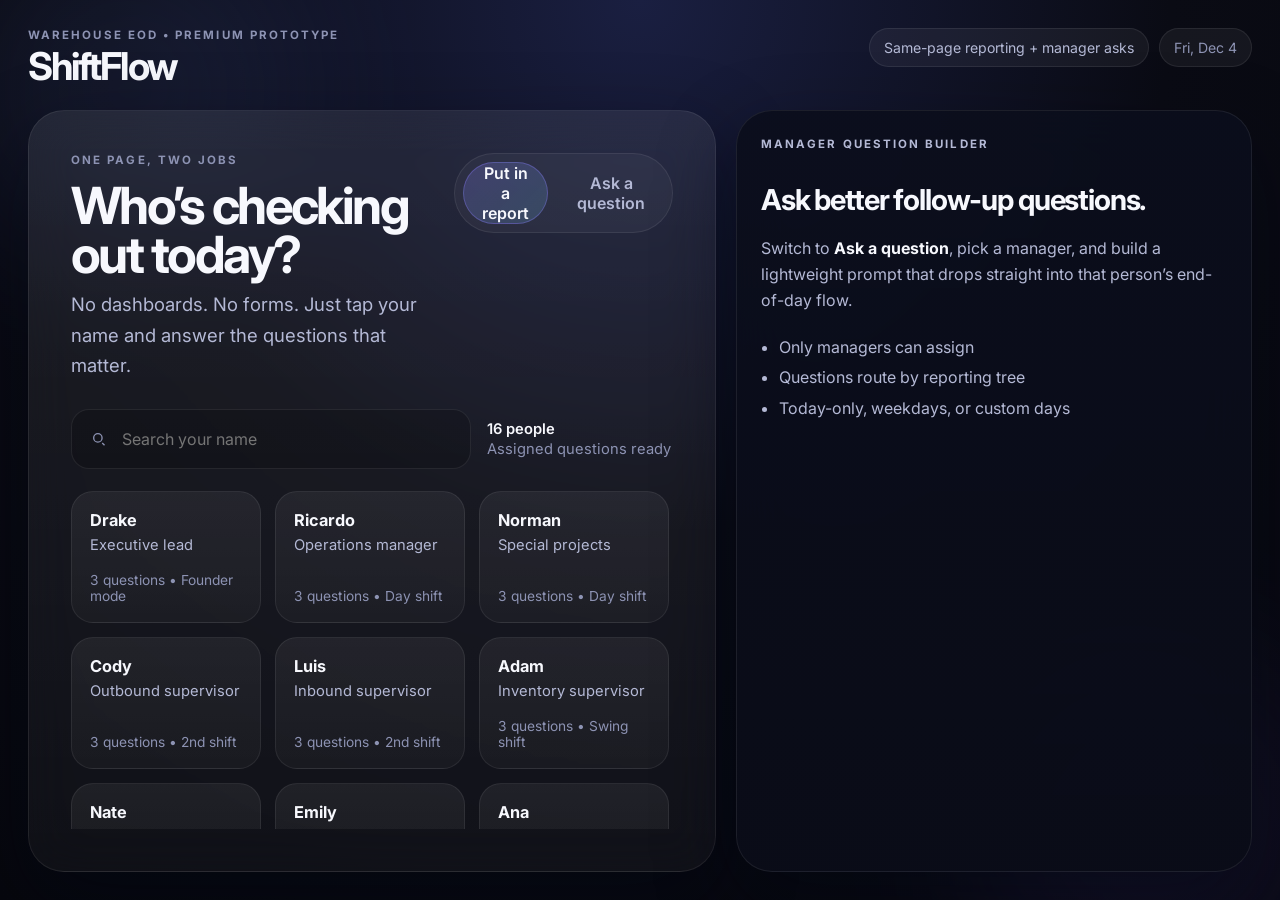
<file: index.html>
<!DOCTYPE html>
<html lang="en">
<head>
  <meta charset="UTF-8" />
  <meta name="viewport" content="width=device-width, initial-scale=1.0" />
  <title>ShiftFlow — End of Day Input</title>
  <meta name="description" content="Premium conversational end-of-day input prototype for warehouse teams." />
  <link rel="preconnect" href="https://fonts.googleapis.com">
  <link rel="preconnect" href="https://fonts.gstatic.com" crossorigin>
  <link href="https://fonts.googleapis.com/css2?family=Inter:wght@400;500;600;700;800&display=swap" rel="stylesheet">
  <link rel="stylesheet" href="assets/style.css" />
</head>
<body>
  <div class="app-shell">
    <div class="ambient ambient-a"></div>
    <div class="ambient ambient-b"></div>
    <header class="topbar">
      <div>
        <p class="eyebrow">Warehouse EOD • premium prototype</p>
        <h1>ShiftFlow</h1>
      </div>
      <div class="topbar-meta">
        <span class="meta-pill">Same-page reporting + manager asks</span>
        <span class="meta-pill subdued" id="currentDate"></span>
      </div>
    </header>

    <main class="surface">
      <section class="screen screen-picker active" id="pickerScreen">
        <div class="workspace-grid">
          <div class="intro-card glass-card">
            <div class="picker-head">
              <div>
                <p class="mini-label">One page, two jobs</p>
                <h2 id="pickerTitle">Who’s checking out today?</h2>
                <p class="lede" id="pickerLede">No dashboards. No forms. Just tap your name and answer the questions that matter.</p>
              </div>
              <div class="mode-toggle" role="tablist" aria-label="Workflow mode">
                <button class="mode-pill active" id="reportModeButton" type="button" aria-pressed="true">Put in a report</button>
                <button class="mode-pill" id="assignModeButton" type="button" aria-pressed="false">Ask a question</button>
              </div>
            </div>

            <div class="search-row">
              <label class="search-box" aria-label="Search names">
                <svg viewBox="0 0 24 24" aria-hidden="true"><path d="M10.5 4a6.5 6.5 0 1 1 0 13a6.5 6.5 0 0 1 0-13Zm0 1.8a4.7 4.7 0 1 0 0 9.4a4.7 4.7 0 0 0 0-9.4Zm6.43 10.85l3.07 3.08l-1.27 1.27l-3.08-3.07z"/></svg>
                <input id="nameSearch" type="text" placeholder="Search your name" autocomplete="off" />
              </label>
              <div class="picker-summary">
                <span id="peopleCount">0 people</span>
                <span id="peopleSummaryLabel">Assigned questions ready</span>
              </div>
            </div>

            <div class="name-grid" id="nameGrid"></div>
          </div>

          <aside class="builder-card glass-card" id="builderCard">
            <div class="builder-empty" id="builderEmpty">
              <p class="mini-label">Manager question builder</p>
              <h3 id="builderEmptyTitle">Ask better follow-up questions.</h3>
              <p id="builderEmptyCopy">Switch to <strong>Ask a question</strong>, pick a manager, and build a lightweight prompt that drops straight into that person’s end-of-day flow.</p>
              <ul class="builder-empty-list">
                <li>Only managers can assign</li>
                <li>Questions route by reporting tree</li>
                <li>Today-only, weekdays, or custom days</li>
              </ul>
            </div>

            <div class="builder-content hidden" id="builderContent">
              <div class="builder-header">
                <div>
                  <p class="mini-label">Manager question builder</p>
                  <h3 id="builderTitle">Ask a question</h3>
                </div>
                <span class="meta-pill subdued" id="builderScopeCount">0 people</span>
              </div>

              <p class="builder-lede" id="builderLead">Select a manager on the left to start assigning questions.</p>
              <div class="manager-chip-row" id="managerScope"></div>

              <form class="assignment-form" id="assignmentForm">
                <label class="field-block">
                  <span>Question goes to</span>
                  <select id="assignmentTarget"></select>
                </label>

                <div class="field-grid two-up">
                  <label class="field-block">
                    <span>Answer type</span>
                    <select id="assignmentType">
                      <option value="text">Short answer</option>
                      <option value="textarea">Long answer</option>
                      <option value="number">Number</option>
                      <option value="choice">Dropdown / choice</option>
                      <option value="yesno">Yes / No</option>
                    </select>
                  </label>

                  <label class="field-block">
                    <span>When should it show up?</span>
                    <select id="assignmentCadence">
                      <option value="today">Today only</option>
                      <option value="daily">Every day</option>
                      <option value="weekdays">Weekdays</option>
                      <option value="custom">Custom days</option>
                    </select>
                  </label>
                </div>

                <div class="field-block hidden" id="customDaysShell">
                  <span>Custom days</span>
                  <div class="day-chip-grid" id="customDaysGrid">
                    <button type="button" class="day-chip" data-day="mon">Mon</button>
                    <button type="button" class="day-chip" data-day="tue">Tue</button>
                    <button type="button" class="day-chip" data-day="wed">Wed</button>
                    <button type="button" class="day-chip" data-day="thu">Thu</button>
                    <button type="button" class="day-chip" data-day="fri">Fri</button>
                    <button type="button" class="day-chip" data-day="sat">Sat</button>
                    <button type="button" class="day-chip" data-day="sun">Sun</button>
                  </div>
                </div>

                <label class="field-block">
                  <span>Question prompt</span>
                  <textarea id="assignmentPrompt" rows="3" placeholder="Example: What’s the one thing leadership should unblock tomorrow?"></textarea>
                </label>

                <label class="field-block">
                  <span>Helper text <em>(optional)</em></span>
                  <input id="assignmentHelper" type="text" placeholder="Example: Keep it direct." />
                </label>

                <label class="field-block">
                  <span>Placeholder <em>(optional)</em></span>
                  <input id="assignmentPlaceholder" type="text" placeholder="Example: One clean sentence" />
                </label>

                <label class="field-block hidden" id="assignmentOptionsShell">
                  <span>Choice options</span>
                  <textarea id="assignmentOptions" rows="3" placeholder="One option per line&#10;Fully covered&#10;Tight but okay&#10;Understaffed"></textarea>
                </label>

                <div class="preview-strip" id="targetPreview">Target’s report will show default questions first, then this add-on.</div>

                <div class="form-actions">
                  <button class="primary-button" type="submit" id="assignmentSubmitButton">Add question</button>
                  <span class="builder-status" id="builderStatus">Local prototype only</span>
                </div>
              </form>

              <div class="assigned-list-wrap">
                <div class="assigned-list-head">
                  <p class="mini-label">Active assigned questions</p>
                  <span class="subtle-copy" id="assignmentListSummary">Nothing assigned yet.</span>
                </div>
                <div class="assigned-list" id="assignmentList"></div>
              </div>
            </div>
          </aside>
        </div>
      </section>

      <section class="screen screen-chat" id="chatScreen">
        <div class="chat-layout">
          <aside class="sidebar glass-card">
            <div class="sidebar-block">
              <p class="mini-label">Today’s check-out</p>
              <h3 id="sidebarName">Drake</h3>
              <p id="sidebarShift">Executive lead • Founder mode</p>
            </div>
            <div class="sidebar-block progress-block">
              <div class="progress-copy">
                <span>Progress</span>
                <strong id="progressText">1 of 3</strong>
              </div>
              <div class="progress-bar">
                <div id="progressFill"></div>
              </div>
              <p class="subtle-copy">One clean answer at a time.</p>
            </div>
            <div class="sidebar-block">
              <p class="mini-label">Flow guardrails</p>
              <ul class="benefit-list">
                <li>Default questions stay consistent</li>
                <li>Manager asks drop in after the base flow</li>
                <li>No dead-end form clutter</li>
              </ul>
            </div>
            <button class="ghost-button" id="changePersonButton">Back to home</button>
          </aside>

          <section class="chat-panel glass-card">
            <div class="chat-header">
              <div>
                <p class="mini-label">Assigned questions</p>
                <h3 id="chatTitle">End-of-day check-out</h3>
              </div>
              <div class="header-badges">
                <span class="meta-pill" id="questionSourceBadge">Default flow</span>
                <span class="meta-pill subdued" id="questionTypeBadge">Short answer</span>
              </div>
            </div>

            <div class="transcript" id="transcript"></div>

            <div class="composer-wrap">
              <form class="composer" id="composerForm">
                <div id="quickReplies" class="quick-replies"></div>
                <div class="input-shell" id="textInputShell">
                  <label class="composer-input-wrap">
                    <textarea id="answerInput" rows="1" placeholder="Type your answer"></textarea>
                    <span class="unit-label" id="unitLabel"></span>
                  </label>
                  <button type="submit" class="submit-button" id="submitButton">
                    <span>Send</span>
                    <svg viewBox="0 0 24 24" aria-hidden="true"><path d="M3.4 11.2L19.68 4.3c.9-.38 1.78.49 1.4 1.39L14.18 21.98c-.4.95-1.8.88-2.1-.1l-1.8-5.98l-5.98-1.8c-.98-.3-1.05-1.7-.1-2.1Zm3.9 1.56l4.28 1.28l1.29 4.28l4.62-10.9z"/></svg>
                  </button>
                </div>
                <div class="composer-footer">
                  <span id="helperText">Press Enter to continue</span>
                  <span id="saveStatus">Local prototype only</span>
                </div>
              </form>
            </div>
          </section>
        </div>
      </section>

      <section class="screen screen-complete" id="completeScreen">
        <div class="complete-card glass-card">
          <div class="thumbs-up">👍</div>
          <p class="mini-label">Done for today</p>
          <h2 id="completeTitle">Have a good rest of your day.</h2>
          <p id="completeSummary">You answered the assigned questions with almost no busy work.</p>
          <div class="complete-actions">
            <button class="primary-button" id="restartButton">Check out another person</button>
            <button class="ghost-button" id="reviewAnswersButton">Review answers</button>
          </div>
        </div>
      </section>
    </main>
  </div>

  <script type="module" src="assets/app.js"></script>
</body>
</html>
</file>
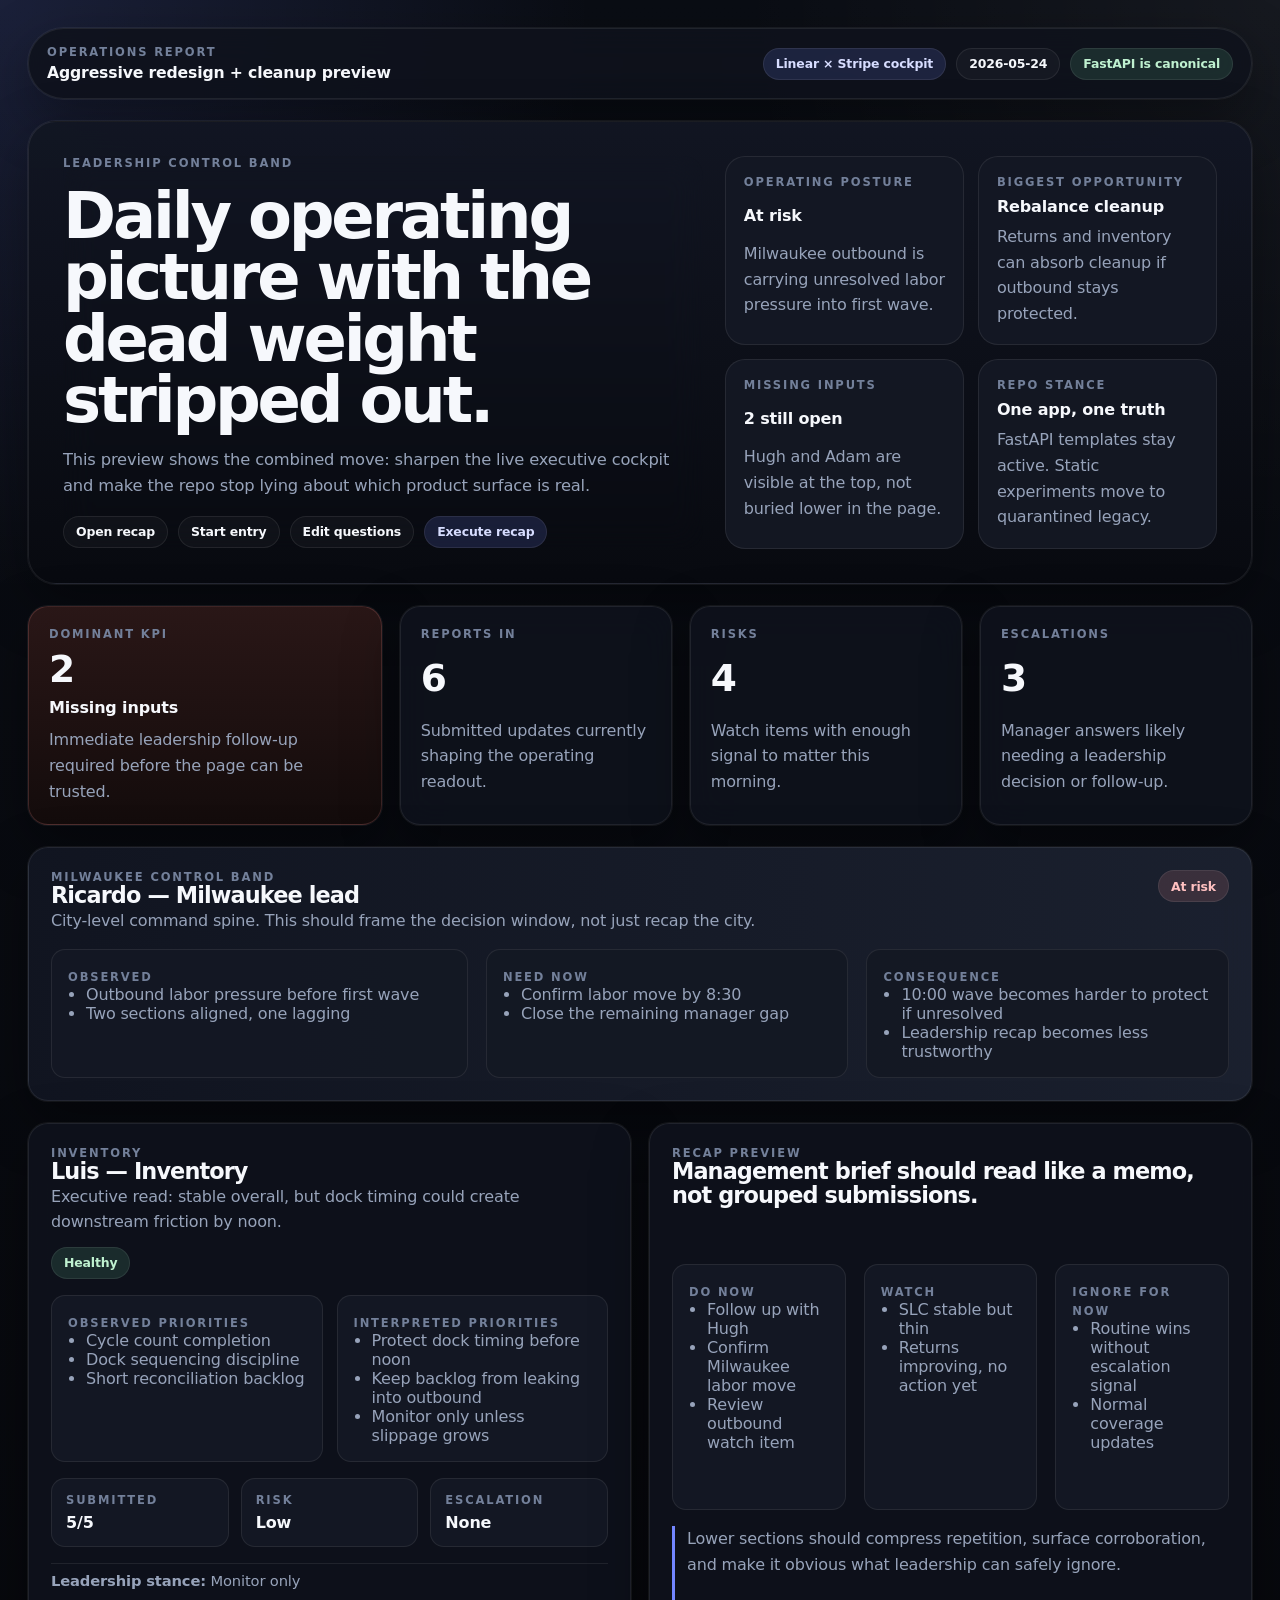
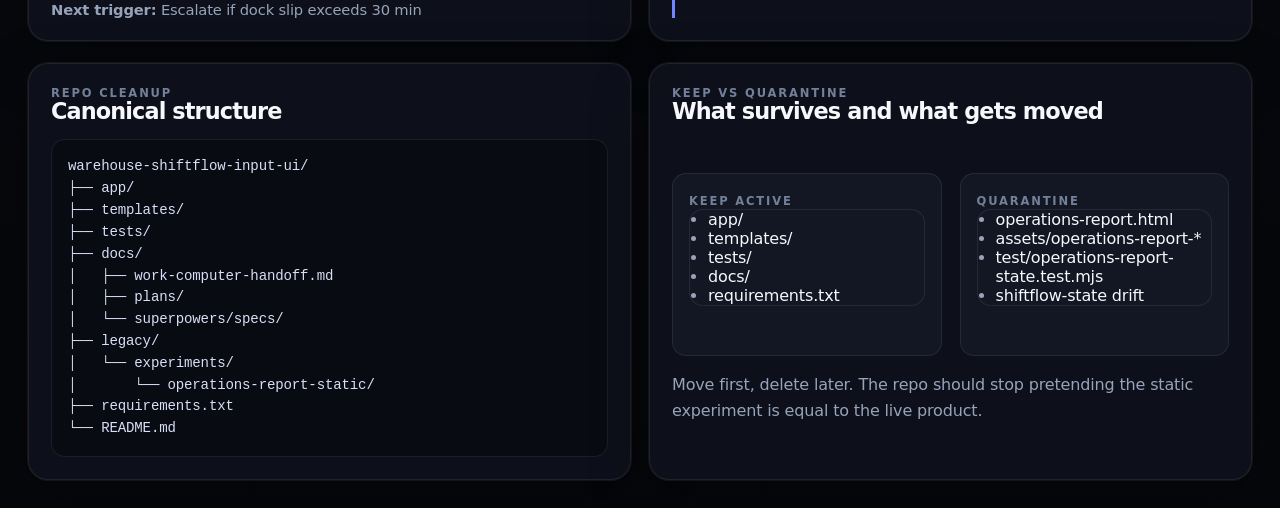
<file: docs/mockups/2026-05-24-ops-report-aggressive-pass-preview.html>
<!doctype html>
<html lang="en">
<head>
  <meta charset="UTF-8" />
  <meta name="viewport" content="width=device-width, initial-scale=1.0" />
  <title>Operations Report — Aggressive Pass Preview</title>
  <style>
    :root {
      color-scheme: dark;
      --bg: #06070b;
      --bg-2: #0b0f17;
      --panel: rgba(15, 18, 28, 0.9);
      --panel-2: rgba(20, 24, 36, 0.96);
      --panel-3: rgba(28, 34, 49, 0.96);
      --line: rgba(255,255,255,0.08);
      --line-2: rgba(255,255,255,0.14);
      --text: #f6f8fc;
      --muted: #97a3ba;
      --muted-2: #73809a;
      --accent: #7386ff;
      --accent-soft: rgba(115,134,255,0.16);
      --good: #69d09c;
      --good-soft: rgba(105,208,156,0.14);
      --warn: #ffd079;
      --warn-soft: rgba(255,208,121,0.14);
      --bad: #ff9696;
      --bad-soft: rgba(255,150,150,0.14);
      --radius-sm: 14px;
      --radius-md: 20px;
      --radius-lg: 28px;
      --shadow-1: 0 0 0 1px rgba(255,255,255,0.06);
      --shadow-2: 0 20px 56px rgba(0,0,0,0.35);
      --max: 1320px;
    }
    * { box-sizing: border-box; }
    html {
      min-height: 100%;
      background:
        radial-gradient(circle at top left, rgba(115,134,255,0.16), transparent 24%),
        radial-gradient(circle at top right, rgba(255,255,255,0.05), transparent 22%),
        linear-gradient(180deg, #0a0d14 0%, #06070b 100%);
    }
    body {
      margin: 0;
      min-height: 100vh;
      font-family: Inter, ui-sans-serif, system-ui, -apple-system, BlinkMacSystemFont, "Segoe UI", sans-serif;
      color: var(--text);
      letter-spacing: -0.01em;
      background: transparent;
    }
    .shell {
      width: min(100%, var(--max));
      margin: 0 auto;
      padding: 28px;
      display: grid;
      gap: 22px;
    }
    .topbar,
    .panel,
    .hero,
    .band,
    .kpi-card,
    .section-card,
    .repo-card,
    .memo-card {
      background: var(--panel);
      border: 1px solid var(--line);
      box-shadow: var(--shadow-1), var(--shadow-2);
      backdrop-filter: blur(16px);
    }
    .topbar {
      border-radius: 999px;
      padding: 16px 18px;
      display: flex;
      justify-content: space-between;
      align-items: center;
      gap: 16px;
      flex-wrap: wrap;
    }
    .brand { display: grid; gap: 4px; }
    .eyebrow {
      font-size: 0.72rem;
      text-transform: uppercase;
      letter-spacing: 0.16em;
      color: var(--muted-2);
      font-weight: 700;
    }
    .title-sm { font-size: 0.98rem; font-weight: 640; }
    .chips, .actions, .row { display: flex; gap: 10px; flex-wrap: wrap; align-items: center; }
    .chip, .button {
      min-height: 32px;
      border-radius: 999px;
      border: 1px solid var(--line);
      padding: 0 12px;
      display: inline-flex;
      align-items: center;
      justify-content: center;
      font-size: 0.78rem;
      font-weight: 700;
      color: var(--text);
      background: rgba(255,255,255,0.03);
      text-decoration: none;
    }
    .chip.accent, .button.primary { background: var(--accent-soft); color: #d7ddff; }
    .chip.good { background: var(--good-soft); color: #bff1d0; }
    .chip.warn { background: var(--warn-soft); color: #ffe3a8; }
    .chip.bad { background: var(--bad-soft); color: #ffc0c0; }
    .hero {
      border-radius: var(--radius-lg);
      padding: 34px;
      background: linear-gradient(180deg, rgba(18,22,35,0.96), rgba(8,10,16,0.98));
      display: grid;
      gap: 24px;
    }
    .hero-grid {
      display: grid;
      grid-template-columns: 1.3fr 1fr;
      gap: 22px;
    }
    h1, h2, h3, p { margin: 0; }
    h1 {
      font-size: clamp(2.4rem, 5vw, 4.6rem);
      line-height: 0.96;
      letter-spacing: -0.05em;
      font-weight: 680;
      max-width: 12ch;
    }
    h2 {
      font-size: 1.4rem;
      line-height: 1.05;
      letter-spacing: -0.04em;
      font-weight: 640;
    }
    h3 {
      font-size: 1rem;
      line-height: 1.1;
      font-weight: 620;
    }
    p { color: var(--muted); line-height: 1.6; }
    .lede { max-width: 62ch; font-size: 1.02rem; }
    .decision-grid {
      display: grid;
      grid-template-columns: repeat(2, minmax(0,1fr));
      gap: 14px;
    }
    .decision {
      background: var(--panel-2);
      border: 1px solid var(--line);
      border-radius: var(--radius-md);
      padding: 18px;
      display: grid;
      gap: 8px;
    }
    .decision strong,
    .metric strong,
    .repo-path,
    .number {
      color: var(--text);
    }
    .number {
      font-size: 2.35rem;
      line-height: 1;
      letter-spacing: -0.05em;
      font-variant-numeric: tabular-nums;
      font-weight: 700;
    }
    .grid-2, .grid-3, .grid-4 {
      display: grid;
      gap: 18px;
    }
    .grid-2 { grid-template-columns: repeat(2, minmax(0,1fr)); }
    .grid-3 { grid-template-columns: 1.15fr 1fr 1fr; }
    .grid-4 { grid-template-columns: 1.3fr 1fr 1fr 1fr; }
    .kpi-card {
      border-radius: var(--radius-md);
      padding: 20px;
      display: grid;
      gap: 10px;
    }
    .kpi-card.primary {
      background: linear-gradient(180deg, rgba(44, 24, 24, 0.94), rgba(20, 12, 12, 0.96));
      border-color: rgba(255,150,150,0.18);
    }
    .band, .panel, .memo-card, .repo-card, .section-card {
      border-radius: var(--radius-md);
      padding: 22px;
      display: grid;
      gap: 16px;
    }
    .band {
      background: linear-gradient(90deg, rgba(17,21,33,0.98), rgba(28,34,49,0.94));
    }
    .section-head {
      display: flex;
      justify-content: space-between;
      align-items: flex-start;
      gap: 12px;
      flex-wrap: wrap;
    }
    .compare {
      display: grid;
      grid-template-columns: repeat(2, minmax(0,1fr));
      gap: 14px;
    }
    .compare-col,
    .status-tile,
    .repo-card ul,
    .memo-stack {
      background: var(--panel-2);
      border: 1px solid var(--line);
      border-radius: var(--radius-sm);
    }
    .compare-col, .memo-stack { padding: 16px; }
    .compare-col ul, .repo-card ul, .memo-stack ul { margin: 0; padding-left: 18px; color: var(--muted); }
    .status-grid {
      display: grid;
      grid-template-columns: repeat(3, minmax(0,1fr));
      gap: 12px;
    }
    .status-tile { padding: 14px; display: grid; gap: 6px; }
    .footer-stance {
      display: flex;
      justify-content: space-between;
      gap: 12px;
      flex-wrap: wrap;
      padding-top: 8px;
      border-top: 1px solid var(--line);
      color: var(--muted);
      font-size: 0.92rem;
    }
    .repo-layout {
      font-family: ui-monospace, SFMono-Regular, Menlo, Consolas, monospace;
      white-space: pre-wrap;
      color: #d9def7;
      background: rgba(9,11,17,0.86);
      border: 1px solid var(--line);
      border-radius: var(--radius-sm);
      padding: 16px;
      line-height: 1.55;
      font-size: 0.88rem;
    }
    .muted { color: var(--muted); }
    .divider { height: 1px; background: var(--line); }
    .callout {
      border-left: 3px solid var(--accent);
      padding-left: 12px;
    }
    @media (max-width: 1024px) {
      .hero-grid, .grid-2, .grid-3, .grid-4, .compare, .status-grid { grid-template-columns: 1fr; }
      h1 { max-width: none; }
    }
  </style>
</head>
<body>
  <main class="shell">
    <header class="topbar">
      <div class="brand">
        <span class="eyebrow">Operations report</span>
        <span class="title-sm">Aggressive redesign + cleanup preview</span>
      </div>
      <div class="chips">
        <span class="chip accent">Linear × Stripe cockpit</span>
        <span class="chip">2026-05-24</span>
        <span class="chip good">FastAPI is canonical</span>
      </div>
    </header>

    <section class="hero">
      <div class="hero-grid">
        <div class="panel" style="padding:0; background:transparent; border:none; box-shadow:none; gap:14px;">
          <div class="eyebrow">Leadership control band</div>
          <h1>Daily operating picture with the dead weight stripped out.</h1>
          <p class="lede">This preview shows the combined move: sharpen the live executive cockpit and make the repo stop lying about which product surface is real.</p>
          <div class="actions">
            <span class="button">Open recap</span>
            <span class="button">Start entry</span>
            <span class="button">Edit questions</span>
            <span class="button primary">Execute recap</span>
          </div>
        </div>
        <div class="decision-grid">
          <article class="decision">
            <span class="eyebrow">Operating posture</span>
            <strong>At risk</strong>
            <p>Milwaukee outbound is carrying unresolved labor pressure into first wave.</p>
          </article>
          <article class="decision">
            <span class="eyebrow">Biggest opportunity</span>
            <strong>Rebalance cleanup</strong>
            <p>Returns and inventory can absorb cleanup if outbound stays protected.</p>
          </article>
          <article class="decision">
            <span class="eyebrow">Missing inputs</span>
            <strong>2 still open</strong>
            <p>Hugh and Adam are visible at the top, not buried lower in the page.</p>
          </article>
          <article class="decision">
            <span class="eyebrow">Repo stance</span>
            <strong>One app, one truth</strong>
            <p>FastAPI templates stay active. Static experiments move to quarantined legacy.</p>
          </article>
        </div>
      </div>
    </section>

    <section class="grid-4">
      <article class="kpi-card primary">
        <span class="eyebrow">Dominant KPI</span>
        <div class="number">2</div>
        <strong>Missing inputs</strong>
        <p>Immediate leadership follow-up required before the page can be trusted.</p>
      </article>
      <article class="kpi-card">
        <span class="eyebrow">Reports in</span>
        <div class="number">6</div>
        <p>Submitted updates currently shaping the operating readout.</p>
      </article>
      <article class="kpi-card">
        <span class="eyebrow">Risks</span>
        <div class="number">4</div>
        <p>Watch items with enough signal to matter this morning.</p>
      </article>
      <article class="kpi-card">
        <span class="eyebrow">Escalations</span>
        <div class="number">3</div>
        <p>Manager answers likely needing a leadership decision or follow-up.</p>
      </article>
    </section>

    <section class="band">
      <div class="section-head">
        <div>
          <div class="eyebrow">Milwaukee control band</div>
          <h2>Ricardo — Milwaukee lead</h2>
          <p>City-level command spine. This should frame the decision window, not just recap the city.</p>
        </div>
        <span class="chip bad">At risk</span>
      </div>
      <div class="grid-3">
        <article class="memo-stack">
          <span class="eyebrow">Observed</span>
          <ul>
            <li>Outbound labor pressure before first wave</li>
            <li>Two sections aligned, one lagging</li>
          </ul>
        </article>
        <article class="memo-stack">
          <span class="eyebrow">Need now</span>
          <ul>
            <li>Confirm labor move by 8:30</li>
            <li>Close the remaining manager gap</li>
          </ul>
        </article>
        <article class="memo-stack">
          <span class="eyebrow">Consequence</span>
          <ul>
            <li>10:00 wave becomes harder to protect if unresolved</li>
            <li>Leadership recap becomes less trustworthy</li>
          </ul>
        </article>
      </div>
    </section>

    <section class="grid-2">
      <article class="section-card">
        <div class="section-head">
          <div>
            <div class="eyebrow">Inventory</div>
            <h2>Luis — Inventory</h2>
            <p>Executive read: stable overall, but dock timing could create downstream friction by noon.</p>
          </div>
          <span class="chip good">Healthy</span>
        </div>
        <div class="compare">
          <section class="compare-col">
            <span class="eyebrow">Observed priorities</span>
            <ul>
              <li>Cycle count completion</li>
              <li>Dock sequencing discipline</li>
              <li>Short reconciliation backlog</li>
            </ul>
          </section>
          <section class="compare-col">
            <span class="eyebrow">Interpreted priorities</span>
            <ul>
              <li>Protect dock timing before noon</li>
              <li>Keep backlog from leaking into outbound</li>
              <li>Monitor only unless slippage grows</li>
            </ul>
          </section>
        </div>
        <div class="status-grid">
          <article class="status-tile"><span class="eyebrow">Submitted</span><strong>5/5</strong></article>
          <article class="status-tile"><span class="eyebrow">Risk</span><strong>Low</strong></article>
          <article class="status-tile"><span class="eyebrow">Escalation</span><strong>None</strong></article>
        </div>
        <div class="footer-stance">
          <span><strong>Leadership stance:</strong> Monitor only</span>
          <span><strong>Next trigger:</strong> Escalate if dock slip exceeds 30 min</span>
        </div>
      </article>

      <article class="memo-card">
        <div>
          <div class="eyebrow">Recap preview</div>
          <h2>Management brief should read like a memo, not grouped submissions.</h2>
        </div>
        <div class="grid-3" style="grid-template-columns: repeat(3, minmax(0,1fr));">
          <section class="memo-stack">
            <span class="eyebrow">Do now</span>
            <ul>
              <li>Follow up with Hugh</li>
              <li>Confirm Milwaukee labor move</li>
              <li>Review outbound watch item</li>
            </ul>
          </section>
          <section class="memo-stack">
            <span class="eyebrow">Watch</span>
            <ul>
              <li>SLC stable but thin</li>
              <li>Returns improving, no action yet</li>
            </ul>
          </section>
          <section class="memo-stack">
            <span class="eyebrow">Ignore for now</span>
            <ul>
              <li>Routine wins without escalation signal</li>
              <li>Normal coverage updates</li>
            </ul>
          </section>
        </div>
        <p class="callout">Lower sections should compress repetition, surface corroboration, and make it obvious what leadership can safely ignore.</p>
      </article>
    </section>

    <section class="grid-2">
      <article class="repo-card">
        <div>
          <div class="eyebrow">Repo cleanup</div>
          <h2>Canonical structure</h2>
        </div>
        <div class="repo-layout">warehouse-shiftflow-input-ui/
├── app/
├── templates/
├── tests/
├── docs/
│   ├── work-computer-handoff.md
│   ├── plans/
│   └── superpowers/specs/
├── legacy/
│   └── experiments/
│       └── operations-report-static/
├── requirements.txt
└── README.md</div>
      </article>

      <article class="repo-card">
        <div>
          <div class="eyebrow">Keep vs quarantine</div>
          <h2>What survives and what gets moved</h2>
        </div>
        <div class="grid-2">
          <section class="memo-stack">
            <span class="eyebrow">Keep active</span>
            <ul>
              <li><span class="repo-path">app/</span></li>
              <li><span class="repo-path">templates/</span></li>
              <li><span class="repo-path">tests/</span></li>
              <li><span class="repo-path">docs/</span></li>
              <li><span class="repo-path">requirements.txt</span></li>
            </ul>
          </section>
          <section class="memo-stack">
            <span class="eyebrow">Quarantine</span>
            <ul>
              <li><span class="repo-path">operations-report.html</span></li>
              <li><span class="repo-path">assets/operations-report-*</span></li>
              <li><span class="repo-path">test/operations-report-state.test.mjs</span></li>
              <li><span class="repo-path">shiftflow-state drift</span></li>
            </ul>
          </section>
        </div>
        <p>Move first, delete later. The repo should stop pretending the static experiment is equal to the live product.</p>
      </article>
    </section>
  </main>
</body>
</html>
</file>
<file: assets/style.css>
:root {
  --bg: #0a0b14;
  --bg-soft: #111425;
  --panel: rgba(16, 21, 40, 0.76);
  --panel-strong: rgba(15, 18, 34, 0.94);
  --panel-light: rgba(255, 255, 255, 0.05);
  --line: rgba(255, 255, 255, 0.08);
  --line-strong: rgba(255, 255, 255, 0.14);
  --text: #f7f8fd;
  --muted: #b4b9d5;
  --soft: #8d93b3;
  --accent: #8b7dff;
  --accent-2: #73d7ff;
  --accent-3: #9cffc8;
  --user-bubble: linear-gradient(135deg, #8b7dff, #6f8bff);
  --good: #97ffc4;
  --warn: #ffd89a;
  --shadow: 0 30px 80px rgba(3, 6, 20, 0.46);
  --radius-xl: 28px;
  --radius-lg: 22px;
  --radius-md: 18px;
  --radius-sm: 14px;
  --font: 'Inter', system-ui, -apple-system, BlinkMacSystemFont, 'Segoe UI', sans-serif;
}

* { box-sizing: border-box; }
html, body { margin: 0; min-height: 100%; background: radial-gradient(circle at top, #1a1f41 0%, #0a0b14 48%, #06070d 100%); color: var(--text); font-family: var(--font); }
body { overflow: hidden; }
button, input, textarea, select { font: inherit; }
button { cursor: pointer; }
textarea, input, select { color: var(--text); }

.app-shell {
  position: relative;
  min-height: 100vh;
  padding: 28px;
  overflow: hidden;
}

.ambient {
  position: absolute;
  border-radius: 999px;
  filter: blur(80px);
  opacity: 0.48;
  pointer-events: none;
}
.ambient-a {
  width: 340px;
  height: 340px;
  background: rgba(116, 146, 255, 0.22);
  top: -80px;
  left: -40px;
}
.ambient-b {
  width: 380px;
  height: 380px;
  background: rgba(135, 101, 255, 0.18);
  bottom: -120px;
  right: -60px;
}

.topbar {
  position: relative;
  z-index: 1;
  display: flex;
  align-items: flex-start;
  justify-content: space-between;
  gap: 16px;
  margin: 0 auto 24px;
  max-width: 1440px;
}
.topbar h1 {
  margin: 6px 0 0;
  font-size: clamp(2rem, 3vw, 3.1rem);
  line-height: 0.98;
  letter-spacing: -0.05em;
}
.eyebrow,
.mini-label {
  margin: 0;
  color: var(--soft);
  text-transform: uppercase;
  letter-spacing: 0.18em;
  font-size: 0.72rem;
  font-weight: 700;
}
.topbar-meta {
  display: flex;
  gap: 10px;
  flex-wrap: wrap;
  justify-content: flex-end;
}
.meta-pill {
  border: 1px solid var(--line);
  background: rgba(255,255,255,0.05);
  color: var(--muted);
  border-radius: 999px;
  padding: 10px 14px;
  font-size: 0.88rem;
}
.meta-pill.subdued { color: var(--soft); }

.surface {
  position: relative;
  z-index: 1;
  max-width: 1440px;
  margin: 0 auto;
  height: calc(100vh - 138px);
}
.screen { display: none; height: 100%; }
.screen.active { display: block; }
.glass-card {
  background: linear-gradient(180deg, rgba(255,255,255,0.08), rgba(255,255,255,0.04));
  border: 1px solid var(--line);
  box-shadow: var(--shadow);
  backdrop-filter: blur(24px);
  -webkit-backdrop-filter: blur(24px);
}

.workspace-grid {
  height: 100%;
  display: grid;
  grid-template-columns: minmax(0, 1.2fr) minmax(360px, 0.9fr);
  gap: 20px;
}

.intro-card,
.builder-card {
  border-radius: 36px;
  min-height: 0;
}
.intro-card {
  padding: clamp(24px, 4vw, 42px);
  display: flex;
  flex-direction: column;
}
.picker-head {
  display: flex;
  justify-content: space-between;
  gap: 20px;
  align-items: flex-start;
  margin-bottom: 28px;
}
.intro-card h2,
.complete-card h2 {
  margin: 14px 0 10px;
  font-size: clamp(2rem, 4vw, 4.6rem);
  line-height: 0.96;
  letter-spacing: -0.05em;
  max-width: 12ch;
}
.lede {
  margin: 0;
  color: var(--muted);
  max-width: 680px;
  font-size: clamp(1rem, 1.8vw, 1.16rem);
  line-height: 1.65;
}
.mode-toggle {
  display: inline-flex;
  gap: 10px;
  padding: 8px;
  border-radius: 999px;
  background: rgba(255,255,255,0.04);
  border: 1px solid var(--line);
}
.mode-pill {
  min-height: 48px;
  padding: 0 18px;
  border-radius: 999px;
  border: 1px solid transparent;
  background: transparent;
  color: var(--muted);
  font-weight: 600;
}
.mode-pill.active {
  background: linear-gradient(135deg, rgba(139,125,255,0.22), rgba(115,215,255,0.16));
  color: var(--text);
  border-color: rgba(139,125,255,0.35);
}

.search-row {
  display: flex;
  align-items: center;
  gap: 14px;
  flex-wrap: wrap;
  margin-bottom: 22px;
}
.search-box {
  display: flex;
  align-items: center;
  gap: 12px;
  flex: 1 1 320px;
  min-height: 60px;
  border-radius: 18px;
  padding: 0 18px;
  background: rgba(0,0,0,0.18);
  border: 1px solid var(--line);
}
.search-box svg {
  width: 18px;
  height: 18px;
  fill: var(--soft);
  flex: 0 0 auto;
}
.search-box input {
  width: 100%;
  background: transparent;
  border: 0;
  outline: none;
  font-size: 1rem;
}
.picker-summary {
  display: flex;
  flex-direction: column;
  gap: 2px;
  padding: 0 2px;
  color: var(--soft);
  font-size: 0.92rem;
}
.picker-summary span:first-child {
  color: var(--text);
  font-weight: 600;
}
.name-grid {
  display: grid;
  grid-template-columns: repeat(auto-fit, minmax(188px, 1fr));
  gap: 14px;
  overflow: auto;
  padding-right: 4px;
}
.name-card,
.assignment-card,
.scope-chip,
.day-chip,
.quick-reply,
.field-block textarea,
.field-block input,
.field-block select,
.search-box,
.composer-input-wrap,
.ghost-button,
.primary-button,
.submit-button {
  transition: transform 180ms ease, border-color 180ms ease, background 180ms ease, box-shadow 180ms ease;
}
.name-card {
  position: relative;
  border-radius: 22px;
  border: 1px solid var(--line);
  background: linear-gradient(180deg, rgba(255,255,255,0.06), rgba(255,255,255,0.03));
  padding: 18px;
  min-height: 132px;
  display: flex;
  flex-direction: column;
  justify-content: space-between;
  text-align: left;
  color: var(--text);
}
.name-card:hover,
.assignment-card:hover {
  transform: translateY(-2px);
  border-color: rgba(139, 125, 255, 0.55);
}
.name-card:hover {
  background: linear-gradient(180deg, rgba(139,125,255,0.18), rgba(255,255,255,0.05));
}
.name-card strong { font-size: 1.02rem; }
.name-card p { margin: 6px 0 0; color: var(--muted); font-size: 0.92rem; }
.name-card .question-count { color: var(--soft); font-size: 0.86rem; }
.manager-card.selected {
  border-color: rgba(115, 215, 255, 0.58);
  background: linear-gradient(180deg, rgba(115,215,255,0.16), rgba(255,255,255,0.05));
  box-shadow: 0 16px 40px rgba(46, 107, 168, 0.2);
}
.manager-card.disabled {
  opacity: 0.46;
  cursor: not-allowed;
}
.empty-grid-state,
.assignment-empty {
  border: 1px dashed rgba(255,255,255,0.12);
  border-radius: 22px;
  padding: 20px;
  color: var(--soft);
  background: rgba(255,255,255,0.03);
}

.builder-card {
  padding: 24px;
  display: flex;
  flex-direction: column;
  background: linear-gradient(180deg, rgba(11, 14, 28, 0.92), rgba(10, 12, 24, 0.98));
  overflow: auto;
}
.builder-empty,
.builder-content {
  display: grid;
  gap: 18px;
}
.builder-empty h3,
.builder-header h3 {
  margin: 10px 0 0;
  font-size: 1.8rem;
  letter-spacing: -0.04em;
}
.builder-empty p,
.builder-lede {
  margin: 0;
  color: var(--muted);
  line-height: 1.65;
}
.builder-empty strong { color: var(--text); }
.builder-empty-list,
.benefit-list {
  margin: 0;
  padding-left: 18px;
  color: var(--muted);
  line-height: 1.9;
}
.builder-header {
  display: flex;
  justify-content: space-between;
  gap: 14px;
  align-items: flex-start;
}
.manager-chip-row {
  display: flex;
  flex-wrap: wrap;
  gap: 10px;
}
.scope-chip,
.day-chip {
  display: inline-flex;
  align-items: center;
  justify-content: center;
  min-height: 38px;
  padding: 0 14px;
  border-radius: 999px;
  border: 1px solid rgba(255,255,255,0.08);
  background: rgba(255,255,255,0.05);
  color: var(--muted);
}
.day-chip.active {
  background: linear-gradient(135deg, rgba(139,125,255,0.2), rgba(115,215,255,0.12));
  color: var(--text);
  border-color: rgba(139,125,255,0.42);
}
.assignment-form {
  display: grid;
  gap: 14px;
}
.field-grid {
  display: grid;
  gap: 14px;
}
.field-grid.two-up {
  grid-template-columns: repeat(2, minmax(0, 1fr));
}
.field-block {
  display: grid;
  gap: 10px;
}
.field-block > span {
  color: var(--muted);
  font-size: 0.95rem;
  font-weight: 600;
}
.field-block em {
  color: var(--soft);
  font-style: normal;
  font-weight: 500;
}
.field-block textarea,
.field-block input,
.field-block select {
  width: 100%;
  border-radius: 18px;
  border: 1px solid rgba(255,255,255,0.08);
  background: rgba(255,255,255,0.04);
  color: var(--text);
  outline: none;
}
.field-block input,
.field-block select {
  min-height: 54px;
  padding: 0 16px;
}
.field-block textarea {
  resize: vertical;
  min-height: 96px;
  padding: 16px;
  line-height: 1.55;
}
.field-block textarea:focus,
.field-block input:focus,
.field-block select:focus,
.search-box:focus-within,
.composer-input-wrap:focus-within {
  border-color: rgba(115,215,255,0.55);
  box-shadow: 0 0 0 4px rgba(115,215,255,0.08);
}
.day-chip-grid {
  display: grid;
  grid-template-columns: repeat(4, minmax(0, 1fr));
  gap: 10px;
}
.preview-strip {
  border-radius: 18px;
  border: 1px solid rgba(255,255,255,0.08);
  background: rgba(115,215,255,0.08);
  color: var(--muted);
  padding: 14px 16px;
  line-height: 1.55;
}
.form-actions {
  display: flex;
  align-items: center;
  justify-content: space-between;
  gap: 14px;
}
.builder-status {
  color: var(--soft);
  font-size: 0.92rem;
}
.assigned-list-wrap {
  display: grid;
  gap: 12px;
}
.assigned-list-head {
  display: flex;
  justify-content: space-between;
  gap: 12px;
  align-items: center;
}
.assigned-list {
  display: grid;
  gap: 12px;
}
.assignment-card {
  border-radius: 22px;
  border: 1px solid rgba(255,255,255,0.08);
  background: rgba(255,255,255,0.04);
  padding: 18px;
}
.assignment-card-top,
.assignment-card-meta {
  display: flex;
  flex-wrap: wrap;
  gap: 10px;
  align-items: center;
  justify-content: space-between;
}
.assignment-card h4 {
  margin: 12px 0 8px;
  font-size: 1rem;
  line-height: 1.45;
}
.assignment-card p {
  margin: 0;
  color: var(--muted);
  line-height: 1.55;
}
.assignment-card-meta {
  margin-top: 12px;
  color: var(--soft);
  font-size: 0.86rem;
}
.assignment-options {
  display: flex;
  flex-wrap: wrap;
  gap: 8px;
  margin-top: 12px;
}
.assignment-options span {
  padding: 8px 12px;
  border-radius: 999px;
  background: rgba(255,255,255,0.05);
  border: 1px solid rgba(255,255,255,0.08);
  color: var(--muted);
  font-size: 0.86rem;
}

.chat-layout {
  height: 100%;
  display: grid;
  grid-template-columns: 320px minmax(0, 1fr);
  gap: 20px;
}
.sidebar,
.chat-panel {
  border-radius: 32px;
}
.sidebar {
  padding: 24px;
  display: flex;
  flex-direction: column;
  gap: 18px;
}
.sidebar h3 {
  margin: 8px 0 0;
  font-size: 1.7rem;
  letter-spacing: -0.04em;
}
.sidebar p { margin: 0; color: var(--muted); }
.sidebar-block {
  padding: 18px;
  border-radius: 22px;
  background: rgba(255,255,255,0.04);
  border: 1px solid rgba(255,255,255,0.06);
}
.progress-copy {
  display: flex;
  justify-content: space-between;
  align-items: center;
  gap: 12px;
  margin-bottom: 12px;
}
.progress-copy span { color: var(--soft); }
.progress-copy strong { font-size: 1rem; }
.progress-bar {
  height: 10px;
  border-radius: 999px;
  background: rgba(255,255,255,0.06);
  overflow: hidden;
}
.progress-bar > div {
  height: 100%;
  width: 0;
  border-radius: inherit;
  background: linear-gradient(90deg, var(--accent-2), var(--accent));
  transition: width 220ms ease;
}
.subtle-copy { margin-top: 10px; color: var(--soft); font-size: 0.9rem; }

.ghost-button,
.primary-button {
  min-height: 52px;
  border-radius: 18px;
  padding: 0 18px;
  border: 1px solid var(--line);
}
.ghost-button {
  background: rgba(255,255,255,0.04);
  color: var(--text);
}
.primary-button {
  background: linear-gradient(135deg, #8b7dff, #6d8cff);
  color: white;
  border: 0;
  box-shadow: 0 20px 40px rgba(100, 105, 255, 0.24);
}
.ghost-button:hover,
.primary-button:hover,
.submit-button:hover,
.day-chip:hover,
.mode-pill:hover {
  transform: translateY(-1px);
}

.chat-panel {
  display: grid;
  grid-template-rows: auto minmax(0, 1fr) auto;
  overflow: hidden;
  background: linear-gradient(180deg, rgba(11, 14, 28, 0.96), rgba(10, 12, 24, 0.98));
}
.chat-header {
  display: flex;
  justify-content: space-between;
  gap: 12px;
  padding: 26px 28px 18px;
  border-bottom: 1px solid rgba(255,255,255,0.06);
}
.chat-header h3 {
  margin: 8px 0 0;
  font-size: clamp(1.4rem, 2.4vw, 2.2rem);
  letter-spacing: -0.04em;
}
.header-badges {
  display: flex;
  gap: 10px;
  flex-wrap: wrap;
  justify-content: flex-end;
}
.transcript {
  padding: 28px;
  overflow: auto;
  display: flex;
  flex-direction: column;
  justify-content: flex-end;
  gap: 16px;
}
.message-row {
  display: flex;
  width: 100%;
  animation: slideIn 180ms ease;
}
.message-row.bot { justify-content: flex-start; }
.message-row.user { justify-content: flex-end; }
.message-bubble {
  max-width: min(82%, 720px);
  border-radius: 24px;
  padding: 16px 18px;
  border: 1px solid rgba(255,255,255,0.06);
}
.message-row.bot .message-bubble {
  background: rgba(255, 255, 255, 0.085);
  color: var(--text);
}
.message-row.user .message-bubble {
  background: var(--user-bubble);
  color: white;
  box-shadow: 0 20px 40px rgba(100, 105, 255, 0.22);
}
.message-label {
  display: block;
  margin-bottom: 8px;
  color: var(--soft);
  font-size: 0.74rem;
  text-transform: uppercase;
  letter-spacing: 0.15em;
}
.message-row.user .message-label { color: rgba(255,255,255,0.76); }
.message-text {
  margin: 0;
  line-height: 1.6;
  white-space: pre-wrap;
}
.message-meta {
  margin-top: 10px;
  color: var(--soft);
  font-size: 0.83rem;
}
.message-row.user .message-meta { color: rgba(255,255,255,0.78); }

.composer-wrap {
  padding: 18px 22px 22px;
  border-top: 1px solid rgba(255,255,255,0.06);
  background: linear-gradient(180deg, rgba(11, 14, 28, 0.84), rgba(8, 10, 20, 1));
}
.composer {
  display: grid;
  gap: 12px;
}
.quick-replies {
  display: flex;
  flex-wrap: wrap;
  gap: 10px;
}
.quick-reply {
  min-height: 50px;
  padding: 0 16px;
  border-radius: 16px;
  border: 1px solid rgba(255,255,255,0.08);
  background: rgba(255,255,255,0.04);
  color: var(--text);
}
.quick-reply:hover,
.quick-reply.active {
  background: rgba(139, 125, 255, 0.18);
  border-color: rgba(139, 125, 255, 0.52);
}
.input-shell {
  display: flex;
  align-items: flex-end;
  gap: 12px;
}
.composer-input-wrap {
  position: relative;
  flex: 1;
  display: flex;
  align-items: center;
  min-height: 64px;
  border-radius: 22px;
  border: 1px solid rgba(255,255,255,0.08);
  background: rgba(255,255,255,0.04);
  overflow: hidden;
}
.composer-input-wrap textarea {
  width: 100%;
  resize: none;
  border: 0;
  outline: none;
  background: transparent;
  padding: 20px 68px 20px 20px;
  max-height: 180px;
  line-height: 1.5;
}
.unit-label {
  position: absolute;
  right: 18px;
  bottom: 20px;
  color: var(--soft);
  font-size: 0.88rem;
}
.submit-button {
  min-width: 120px;
  min-height: 64px;
  padding: 0 18px;
  border: 0;
  border-radius: 20px;
  background: linear-gradient(135deg, #8b7dff, #6d8cff);
  color: white;
  display: inline-flex;
  align-items: center;
  justify-content: center;
  gap: 10px;
  box-shadow: 0 20px 40px rgba(100, 105, 255, 0.28);
}
.submit-button svg { width: 18px; height: 18px; fill: currentColor; }
.composer-footer {
  display: flex;
  justify-content: space-between;
  gap: 12px;
  font-size: 0.9rem;
  color: var(--soft);
}

.complete-card {
  height: 100%;
  border-radius: 36px;
  padding: clamp(28px, 5vw, 48px);
  display: flex;
  flex-direction: column;
  align-items: flex-start;
  justify-content: center;
}
.thumbs-up {
  width: 86px;
  height: 86px;
  display: grid;
  place-items: center;
  font-size: 2.3rem;
  border-radius: 26px;
  background: linear-gradient(135deg, rgba(151,255,196,0.18), rgba(115,215,255,0.12));
  border: 1px solid rgba(151,255,196,0.2);
}
.complete-card p {
  color: var(--muted);
  max-width: 620px;
  font-size: 1.05rem;
  line-height: 1.7;
}
.complete-actions {
  display: flex;
  gap: 12px;
  flex-wrap: wrap;
  margin-top: 22px;
}

.hidden { display: none !important; }

@keyframes slideIn {
  from { opacity: 0; transform: translateY(10px); }
  to { opacity: 1; transform: translateY(0); }
}

@media (max-width: 1200px) {
  body { overflow: auto; }
  .surface { height: auto; min-height: calc(100vh - 138px); }
  .workspace-grid,
  .chat-layout { grid-template-columns: 1fr; }
  .builder-card,
  .sidebar { order: 2; }
  .chat-panel { min-height: 72vh; }
}

@media (max-width: 900px) {
  .picker-head,
  .builder-header,
  .assigned-list-head { flex-direction: column; }
  .field-grid.two-up { grid-template-columns: 1fr; }
}

@media (max-width: 720px) {
  .app-shell { padding: 18px; }
  .topbar { flex-direction: column; }
  .topbar-meta { justify-content: flex-start; }
  .search-row,
  .form-actions,
  .composer-footer { flex-direction: column; align-items: stretch; }
  .name-grid { grid-template-columns: 1fr 1fr; }
  .chat-header,
  .transcript,
  .composer-wrap { padding-left: 18px; padding-right: 18px; }
  .input-shell { flex-direction: column; }
  .submit-button,
  .primary-button,
  .ghost-button { width: 100%; }
  .day-chip-grid { grid-template-columns: repeat(3, minmax(0, 1fr)); }
}

@media (max-width: 540px) {
  .name-grid,
  .day-chip-grid { grid-template-columns: 1fr; }
  .message-bubble { max-width: 88%; }
  .mode-toggle { width: 100%; display: grid; grid-template-columns: 1fr 1fr; }
  .mode-pill { width: 100%; }
}
</file>
